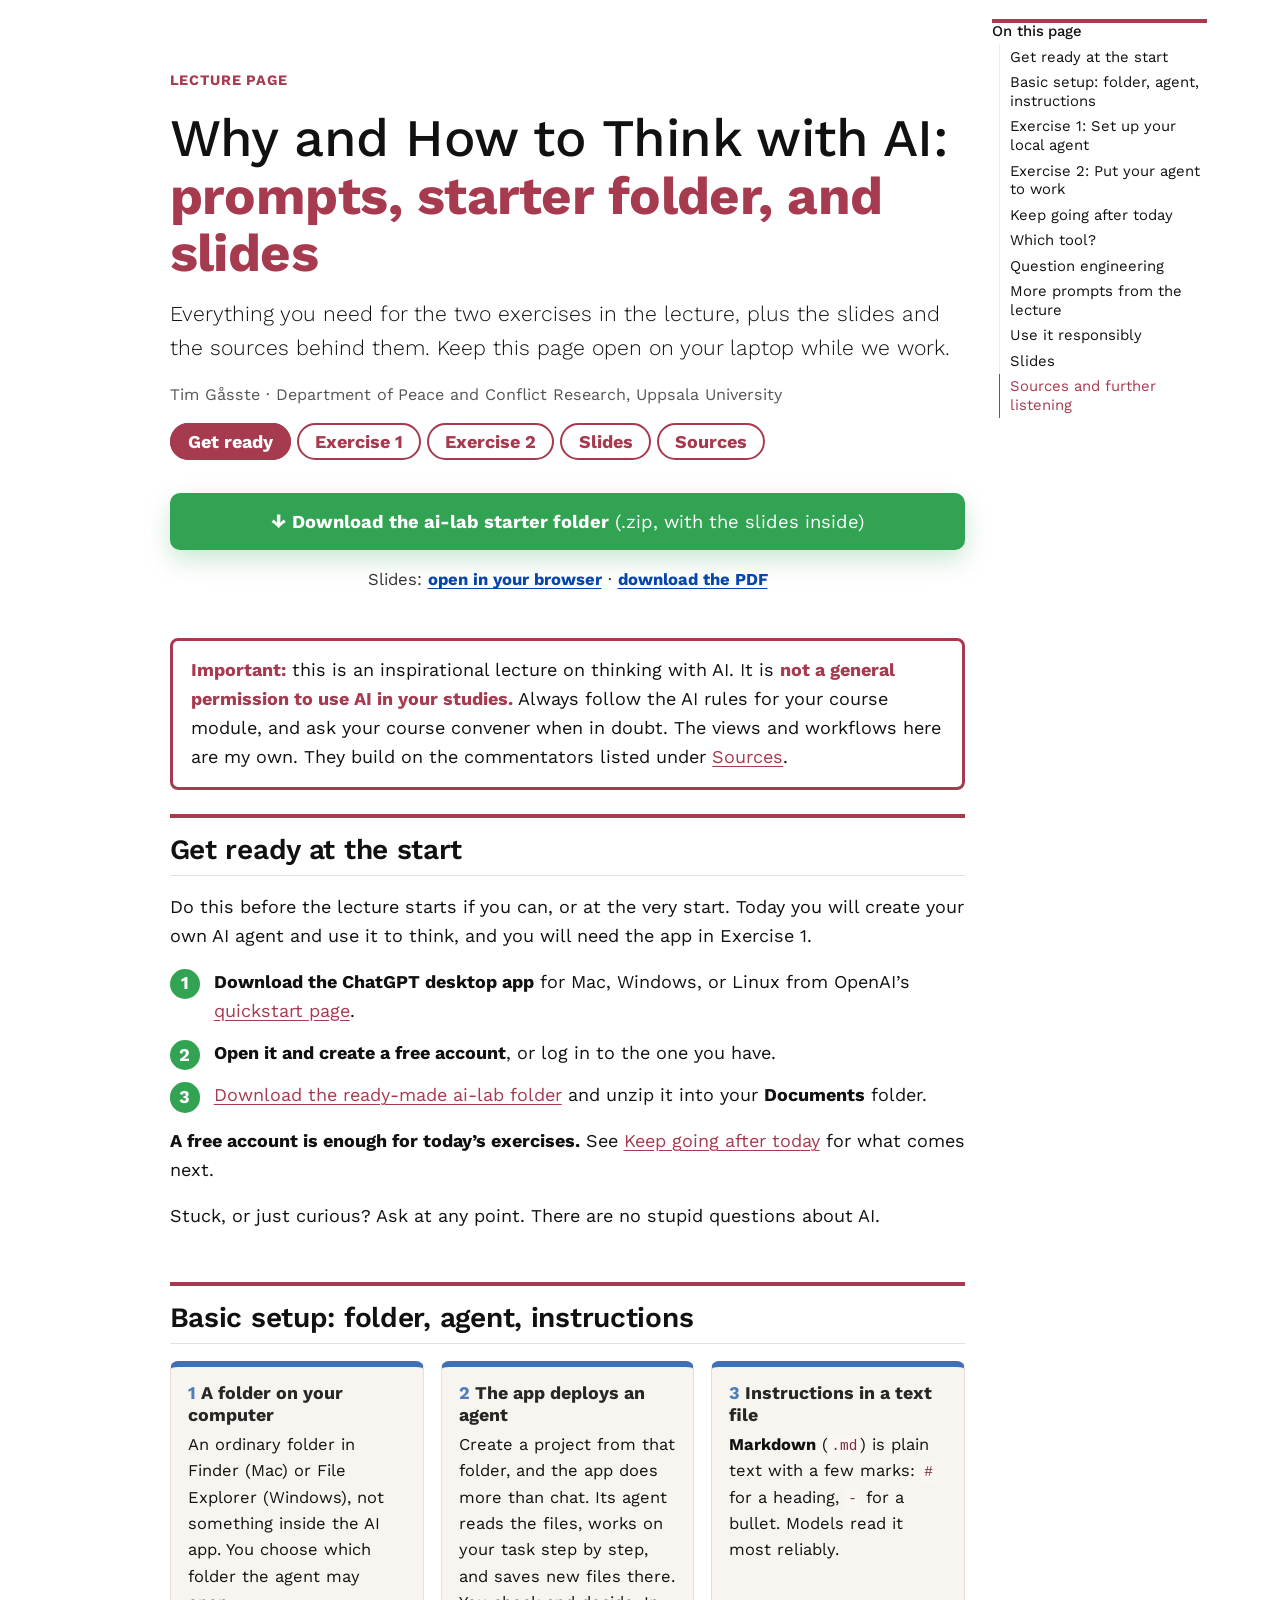
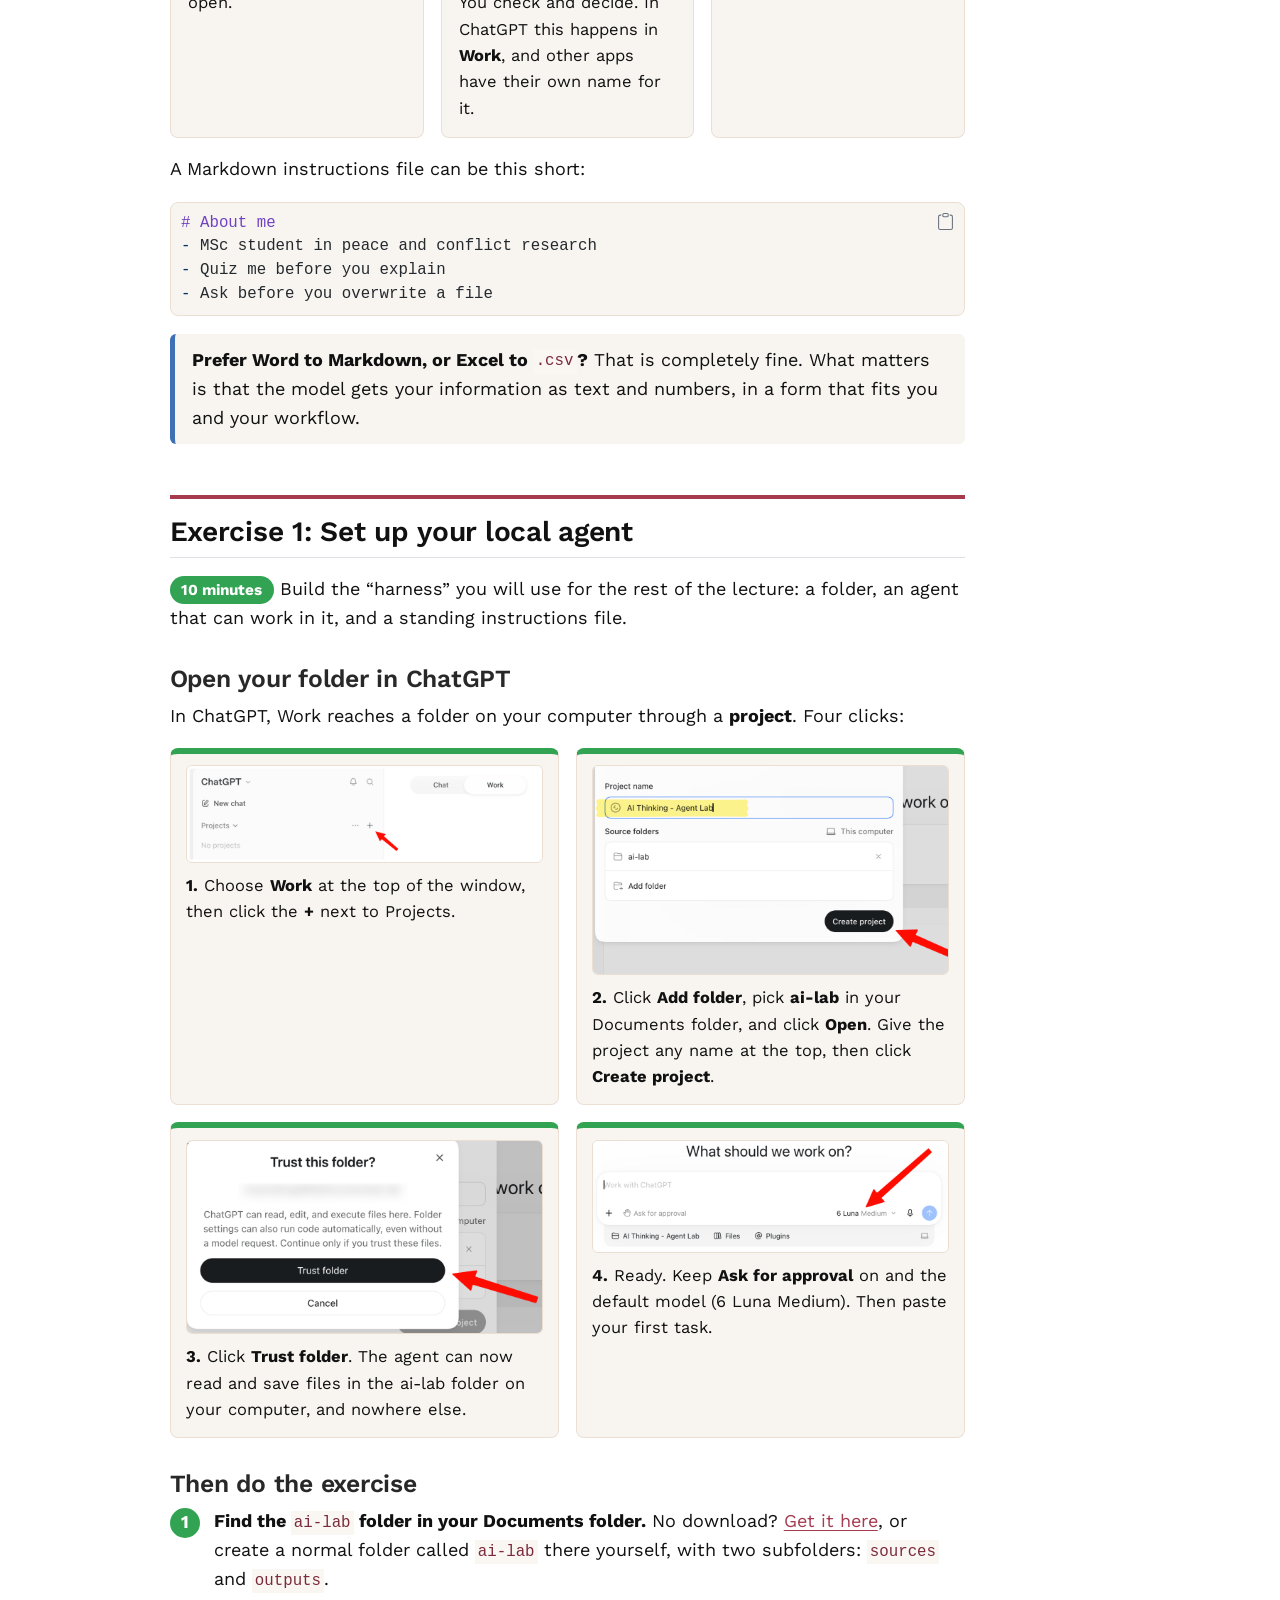
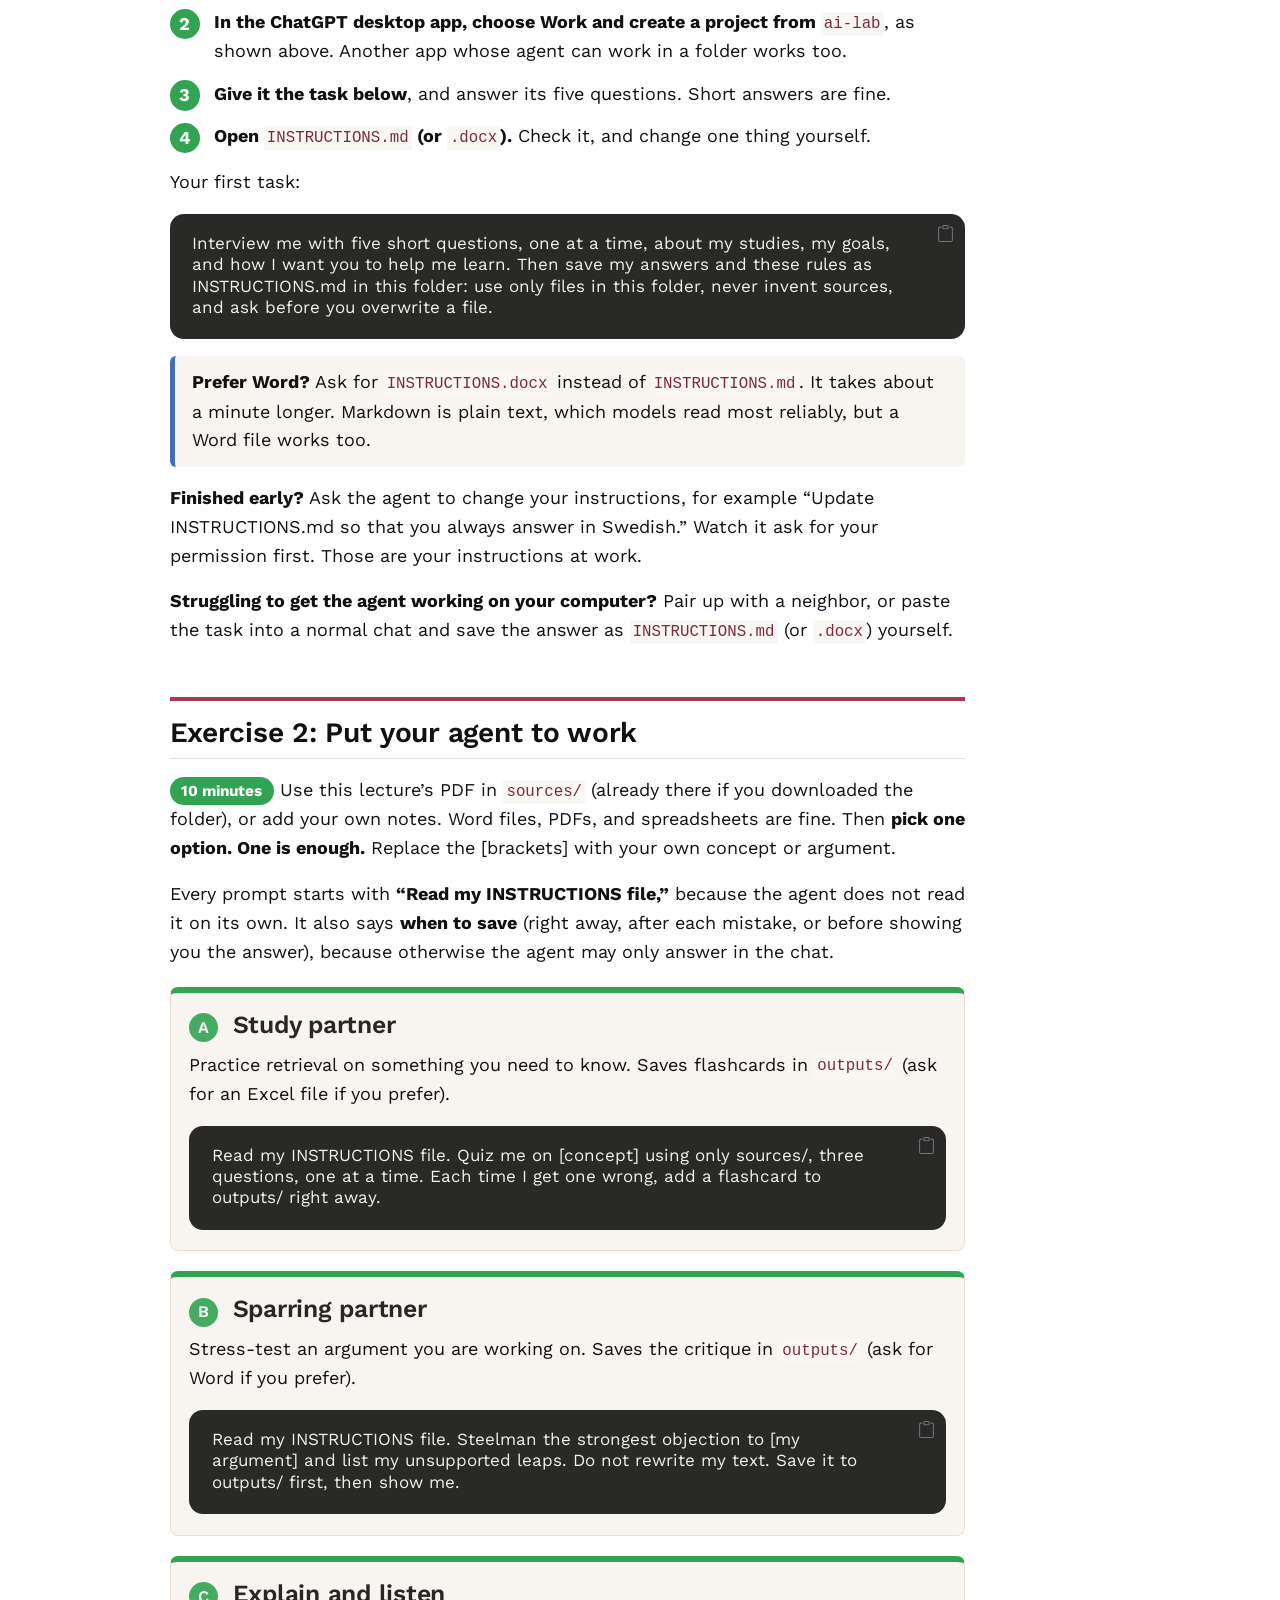
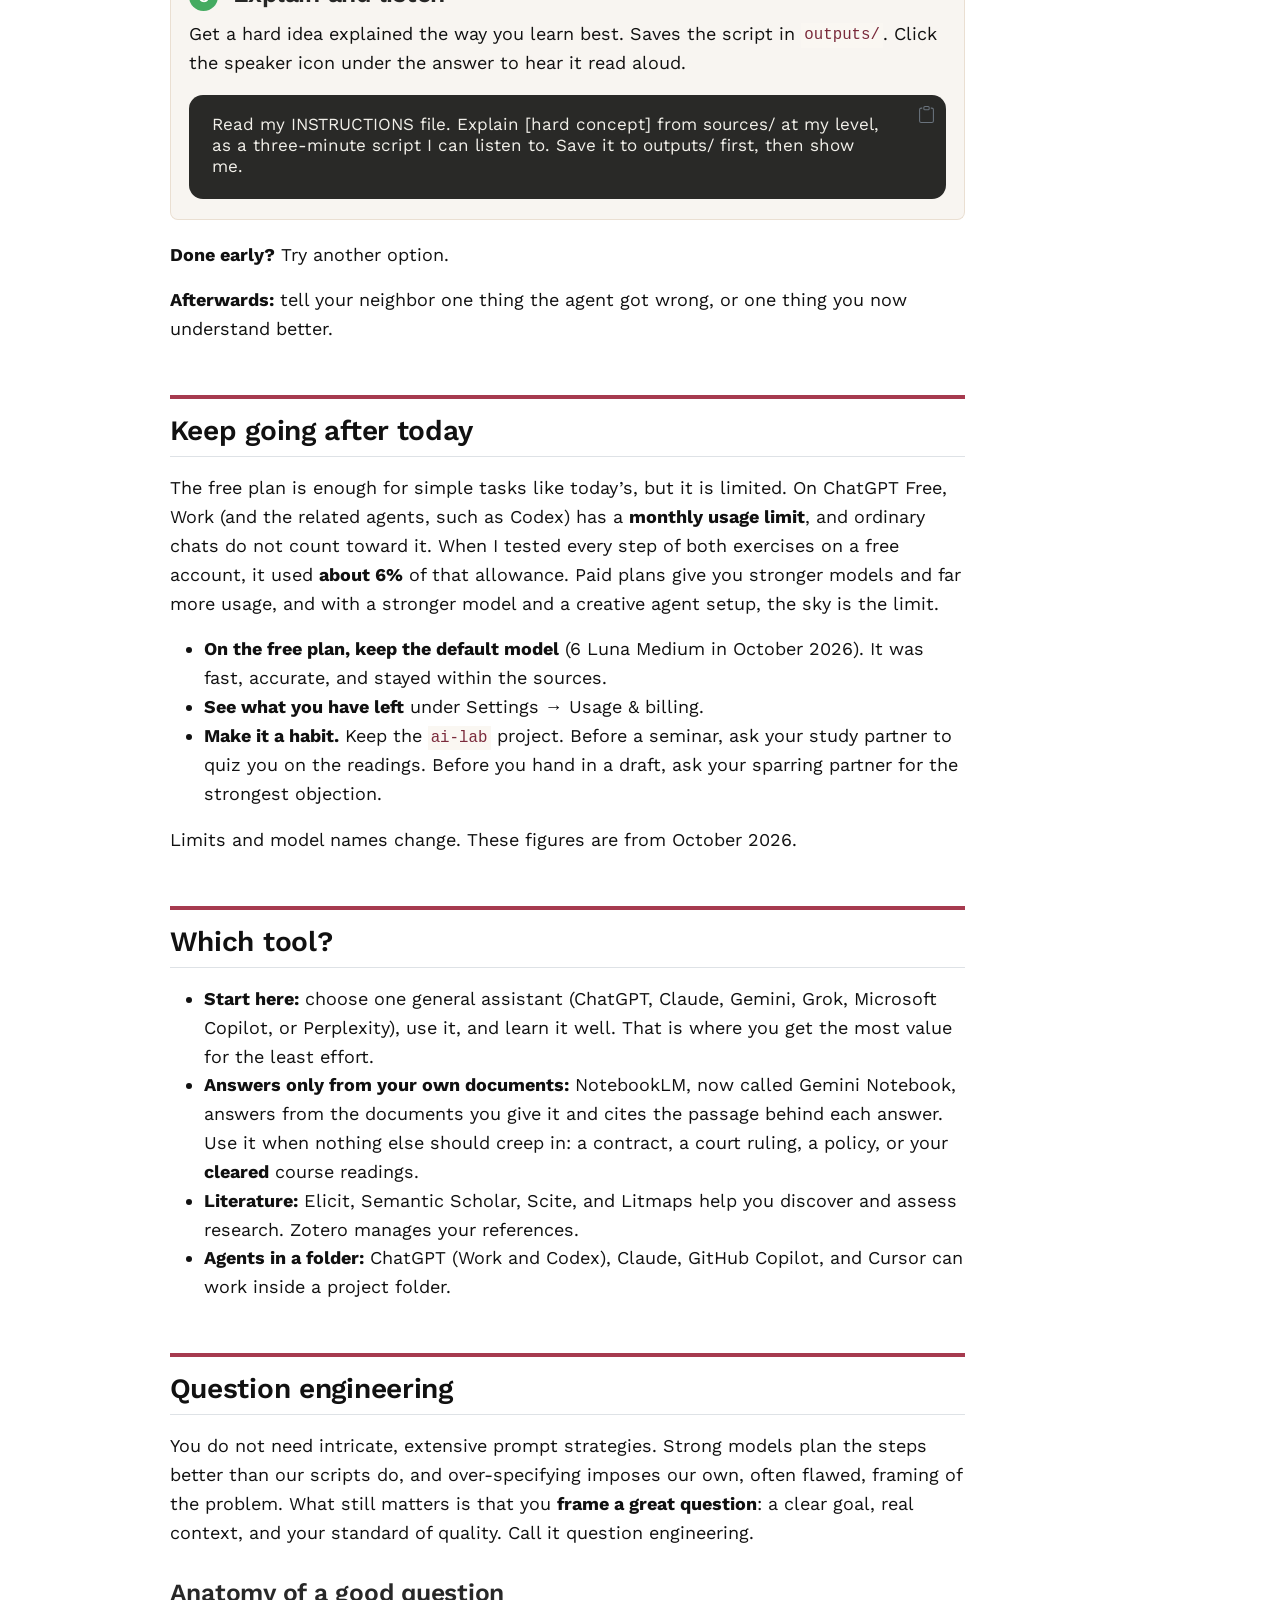
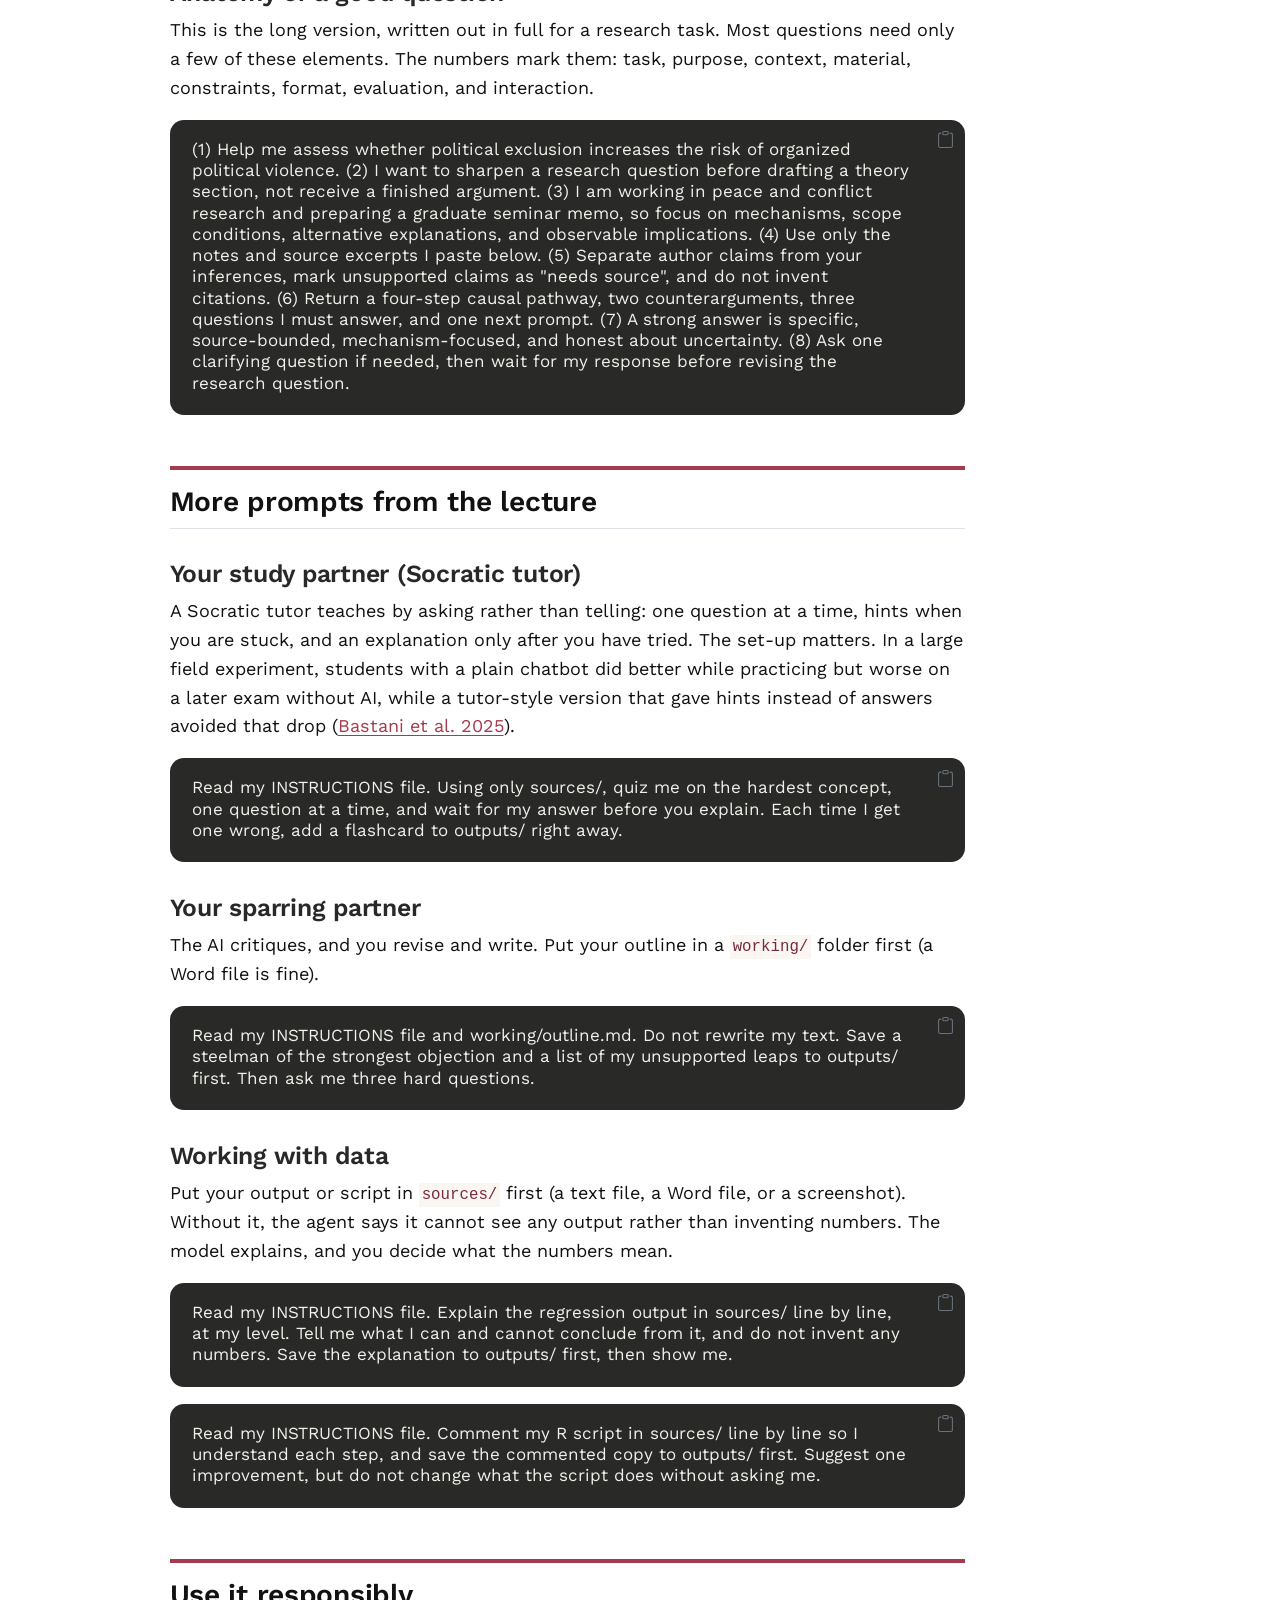
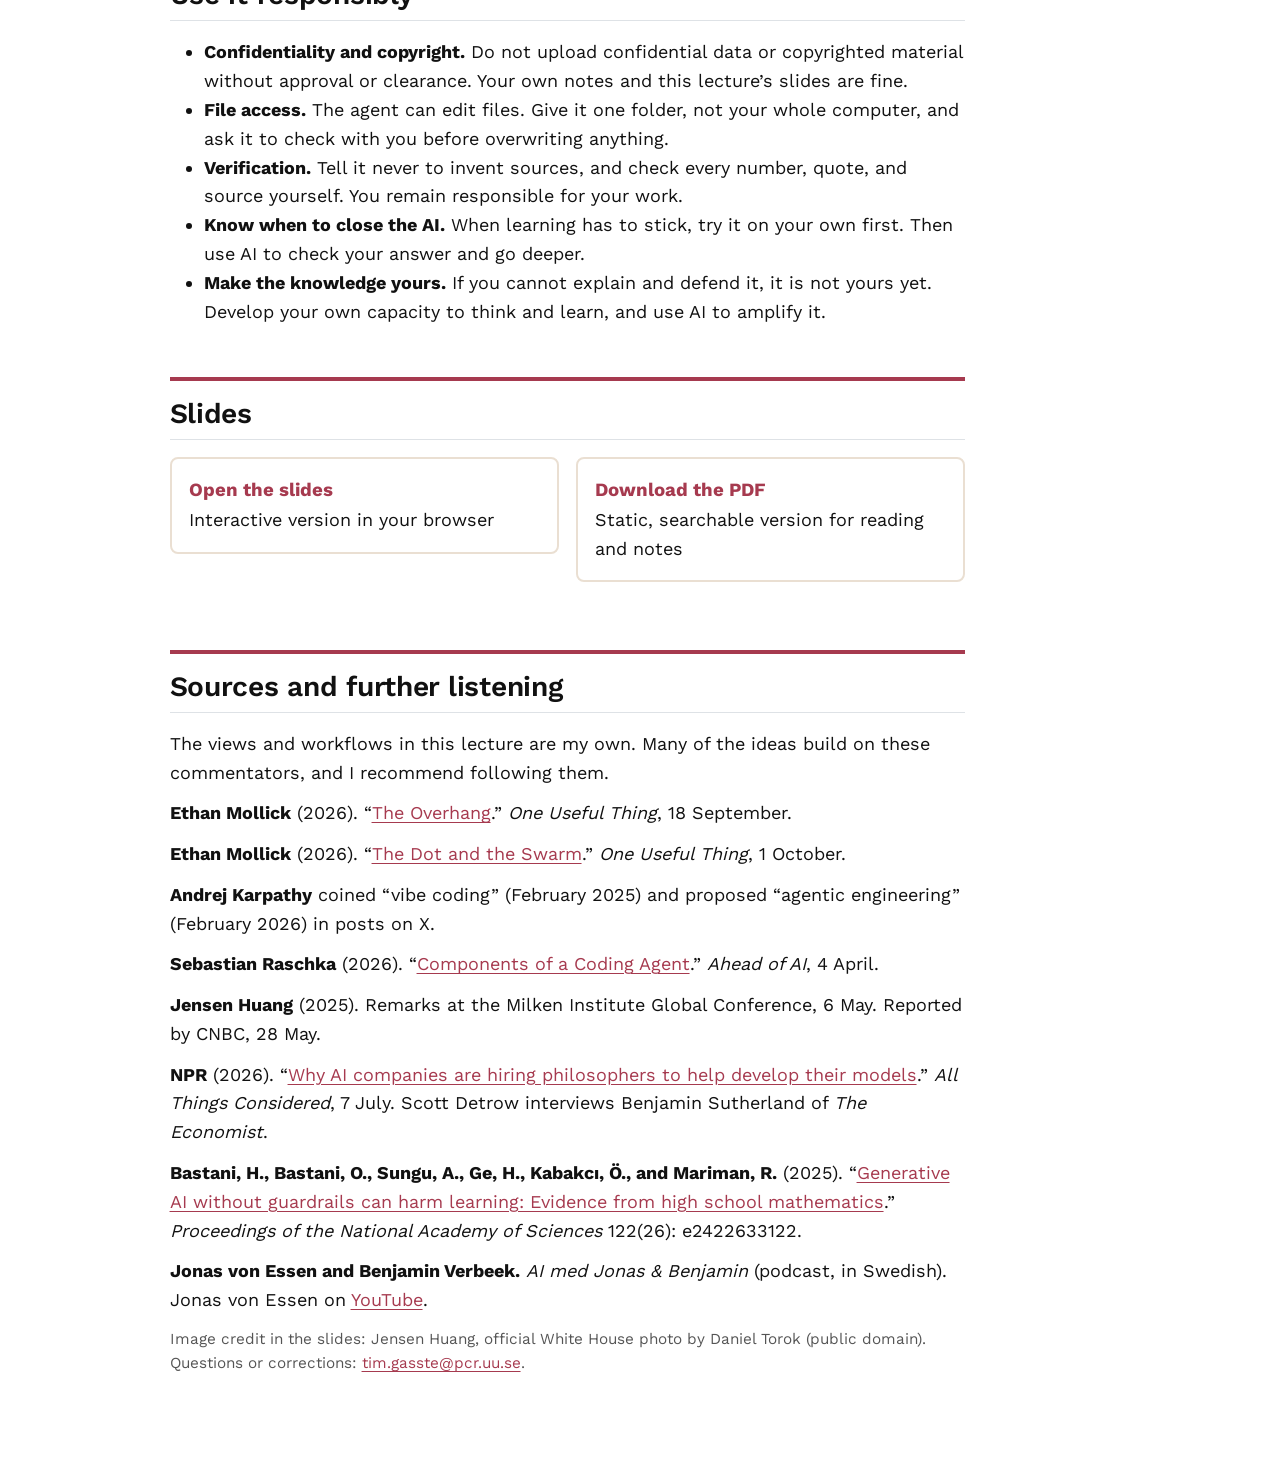
<file: docs/index.html>
<!DOCTYPE html>
<html xmlns="http://www.w3.org/1999/xhtml" lang="en" xml:lang="en"><head>

<meta charset="utf-8">
<meta name="generator" content="quarto-1.10.19">

<meta name="viewport" content="width=device-width, initial-scale=1.0, user-scalable=yes">


<title>Why and How to Think with AI · lecture page – Thinking with AI</title>
<style>
/* Default styles provided by pandoc.
** See https://pandoc.org/MANUAL.html#variables-for-html for config info.
*/
span.smallcaps{font-variant: small-caps;}
div.columns{display: flex; gap: 1.5em;}
div.column{flex: auto;}
@media screen {
div.columns{gap: min(4vw, 1.5em);}
div.column{overflow-x: auto;}
}
div.hanging-indent{margin-left: 1.5em; text-indent: -1.5em;}
ul.task-list{list-style: none;}
ul.task-list li input[type="checkbox"] {
  width: 0.8em;
  margin: 0 0.8em 0.2em -1em; /* quarto-specific, see https://github.com/quarto-dev/quarto-cli/issues/4556 */ 
  vertical-align: middle;
}
/* CSS for syntax highlighting */
html { -webkit-text-size-adjust: 100%; }
pre > code.sourceCode { white-space: pre; position: relative; }
pre > code.sourceCode > span { display: inline-block; line-height: 1.25; }
pre > code.sourceCode > span:empty { height: 1.2em; }
.sourceCode { overflow: visible; }
code.sourceCode > span { color: inherit; text-decoration: inherit; }
div.sourceCode { margin: 1em 0; }
pre.sourceCode { margin: 0; }
@media screen {
div.sourceCode { overflow: auto; }
}
@media print {
pre > code.sourceCode { white-space: pre-wrap; }
pre > code.sourceCode > span { text-indent: -5em; padding-left: 5em; }
}
pre.numberSource code
  { counter-reset: source-line 0; }
pre.numberSource code > span
  { position: relative; left: -4em; counter-increment: source-line; }
pre.numberSource code > span > a:first-child::before
  { content: counter(source-line);
    position: relative; left: -1em; text-align: right; vertical-align: baseline;
    border: none; display: inline-block;
    -webkit-touch-callout: none; -webkit-user-select: none;
    -khtml-user-select: none; -moz-user-select: none;
    -ms-user-select: none; user-select: none;
    padding: 0 4px; width: 4em;
  }
pre.numberSource { margin-left: 3em;  padding-left: 4px; }
div.sourceCode
  {   }
@media screen {
pre > code.sourceCode > span > a:first-child::before { text-decoration: underline; }
}
</style>


<script src="site_libs/quarto-nav/quarto-nav.js"></script>
<script src="site_libs/clipboard/clipboard.min.js"></script>
<script src="site_libs/quarto-html/quarto.js" type="module"></script>
<script src="site_libs/quarto-html/tabsets/tabsets.js" type="module"></script>
<script src="site_libs/quarto-html/popper.min.js"></script>
<script src="site_libs/quarto-html/tippy.umd.min.js"></script>
<script src="site_libs/quarto-html/anchor.min.js"></script>
<link href="site_libs/quarto-html/tippy.css" rel="stylesheet">
<link href="site_libs/quarto-html/quarto-syntax-highlighting-5c1318cf63eba56dbef7ba16bc7d56f5.css" rel="stylesheet" id="quarto-text-highlighting-styles">
<script src="site_libs/bootstrap/bootstrap.min.js"></script>
<link href="site_libs/bootstrap/bootstrap-icons.css" rel="stylesheet">
<link href="site_libs/bootstrap/bootstrap-8c200143f8d893939e79ef6d4c11a77a.min.css" rel="stylesheet" append-hash="true" id="quarto-bootstrap" data-mode="light">
<script id="quarto-search-options" type="application/json">{
  "language": {
    "search-no-results-text": "No results",
    "search-matching-documents-text": "matching documents",
    "search-copy-link-title": "Copy link to search",
    "search-hide-matches-text": "Hide additional matches",
    "search-more-match-text": "more match in this document",
    "search-more-matches-text": "more matches in this document",
    "search-clear-button-title": "Clear",
    "search-text-placeholder": "",
    "search-detached-cancel-button-title": "Cancel",
    "search-submit-button-title": "Submit",
    "search-label": "Search"
  }
}</script>
<style>html{ scroll-behavior: smooth; }</style>


<link rel="stylesheet" href="assets/fonts.css">
</head>

<body class="quarto-light">

<div id="quarto-search-results"></div>
<!-- content -->
<div id="quarto-content" class="quarto-container page-columns page-rows-contents page-layout-article">
<!-- sidebar -->
<!-- margin-sidebar -->
    <div id="quarto-margin-sidebar" class="sidebar margin-sidebar">
        <nav id="TOC" role="doc-toc" class="toc-active">
    <h2 id="toc-title">On this page</h2>
   
  <ul class="collapse">
  <li><a href="#get-ready" id="toc-get-ready" class="nav-link active" data-scroll-target="#get-ready">Get ready at the start</a></li>
  <li><a href="#basics" id="toc-basics" class="nav-link" data-scroll-target="#basics">Basic setup: folder, agent, instructions</a></li>
  <li><a href="#exercise-1" id="toc-exercise-1" class="nav-link" data-scroll-target="#exercise-1">Exercise 1: Set up your local agent</a></li>
  <li><a href="#exercise-2" id="toc-exercise-2" class="nav-link" data-scroll-target="#exercise-2">Exercise 2: Put your agent to work</a></li>
  <li><a href="#keep-going" id="toc-keep-going" class="nav-link" data-scroll-target="#keep-going">Keep going after today</a></li>
  <li><a href="#tools" id="toc-tools" class="nav-link" data-scroll-target="#tools">Which tool?</a></li>
  <li><a href="#question-engineering" id="toc-question-engineering" class="nav-link" data-scroll-target="#question-engineering">Question engineering</a></li>
  <li><a href="#more-prompts" id="toc-more-prompts" class="nav-link" data-scroll-target="#more-prompts">More prompts from the lecture</a></li>
  <li><a href="#responsibly" id="toc-responsibly" class="nav-link" data-scroll-target="#responsibly">Use it responsibly</a></li>
  <li><a href="#slides" id="toc-slides" class="nav-link" data-scroll-target="#slides">Slides</a></li>
  <li><a href="#sources" id="toc-sources" class="nav-link" data-scroll-target="#sources">Sources and further listening</a></li>
  </ul>
</nav>
    </div>
<!-- main -->
<main class="content" id="quarto-document-content">

<header id="title-block-header" class="quarto-title-block default">
<div class="quarto-title">
<h1 class="title">Why and How to Think with AI</h1>
</div>



<div class="quarto-title-meta">

    
  
    
  </div>
  


</header>


<div class="hero">
<div class="kicker">
<p>Lecture page</p>
</div>
<section id="why-and-how-to-think-with-ai-prompts-starter-folder-and-slides" class="level1">
<h1>Why and How to Think with AI: <strong>prompts, starter folder, and slides</strong></h1>
<div class="lead">
<p>Everything you need for the two exercises in the lecture, plus the slides and the sources behind them. Keep this page open on your laptop while we work.</p>
</div>
<div class="byline">
<p>Tim Gåsste · Department of Peace and Conflict Research, Uppsala University</p>
</div>
<div class="jump">
<p><a href="#get-ready" class="primary">Get ready</a> <a href="#exercise-1">Exercise 1</a> <a href="#exercise-2">Exercise 2</a> <a href="#slides">Slides</a> <a href="#sources">Sources</a></p>
</div>
<p><a href="downloads/ai-lab.zip" class="download-bar"><strong>Download the ai-lab starter folder</strong> (.zip, with the slides inside)</a></p>
<div class="hero-slides">
<p>Slides: <a href="slides/index.html">open in your browser</a> · <a href="downloads/why-and-how-to-think-with-ai.pdf">download the PDF</a></p>
</div>
</section>
</div>
<div class="notice">
<p><strong>Important:</strong> this is an inspirational lecture on thinking with AI. It is <strong>not a general permission to use AI in your studies.</strong> Always follow the AI rules for your course module, and ask your course convener when in doubt. The views and workflows here are my own. They build on the commentators listed under <a href="#sources">Sources</a>.</p>
</div>
<section id="get-ready" class="level2">
<h2 class="anchored" data-anchor-id="get-ready">Get ready at the start</h2>
<p>Do this before the lecture starts if you can, or at the very start. Today you will create your own AI agent and use it to think, and you will need the app in Exercise 1.</p>
<div class="steps">
<ol type="1">
<li><strong>Download the ChatGPT desktop app</strong> for Mac, Windows, or Linux from OpenAI’s <a href="https://learn.chatgpt.com/docs/quickstart">quickstart page</a>.</li>
<li><strong>Open it and create a free account</strong>, or log in to the one you have.</li>
<li><strong><a href="downloads/ai-lab.zip">Download the ready-made ai-lab folder</a></strong> and unzip it into your <strong>Documents</strong> folder.</li>
</ol>
</div>
<p><strong>A free account is enough for today’s exercises.</strong> See <a href="#keep-going">Keep going after today</a> for what comes next.</p>
<p>Stuck, or just curious? Ask at any point. There are no stupid questions about AI.</p>
</section>
<section id="basics" class="level2">
<h2 class="anchored" data-anchor-id="basics">Basic setup: folder, agent, instructions</h2>
<div class="basics">
<section id="a-folder-on-your-computer" class="level4 basic">
<h4 class="anchored" data-anchor-id="a-folder-on-your-computer"><span>1</span> A folder on your computer</h4>
<p>An ordinary folder in Finder (Mac) or File Explorer (Windows), not something inside the AI app. You choose which folder the agent may open.</p>
</section>
<section id="the-app-deploys-an-agent" class="level4 basic">
<h4 class="anchored" data-anchor-id="the-app-deploys-an-agent"><span>2</span> The app deploys an agent</h4>
<p>Create a project from that folder, and the app does more than chat. Its agent reads the files, works on your task step by step, and saves new files there. You check and decide. In ChatGPT this happens in <strong>Work</strong>, and other apps have their own name for it.</p>
</section>
<section id="instructions-in-a-text-file" class="level4 basic">
<h4 class="anchored" data-anchor-id="instructions-in-a-text-file"><span>3</span> Instructions in a text file</h4>
<p><strong>Markdown</strong> (<code>.md</code>) is plain text with a few marks: <code>#</code> for a heading, <code>-</code> for a bullet. Models read it most reliably.</p>
</section>
</div>
<p>A Markdown instructions file can be this short:</p>
<div class="code-copy-outer-scaffold"><div class="sourceCode" id="cb1"><pre class="sourceCode markdown code-with-copy"><code class="sourceCode markdown"><span id="cb1-1"><a href="#cb1-1" aria-hidden="true" tabindex="-1"></a><span class="fu"># About me</span></span>
<span id="cb1-2"><a href="#cb1-2" aria-hidden="true" tabindex="-1"></a><span class="ss">- </span>MSc student in peace and conflict research</span>
<span id="cb1-3"><a href="#cb1-3" aria-hidden="true" tabindex="-1"></a><span class="ss">- </span>Quiz me before you explain</span>
<span id="cb1-4"><a href="#cb1-4" aria-hidden="true" tabindex="-1"></a><span class="ss">- </span>Ask before you overwrite a file</span></code></pre></div><button title="Copy to Clipboard" class="code-copy-button"><i class="bi"></i></button></div>
<div class="word-tip">
<p><strong>Prefer Word to Markdown, or Excel to <code>.csv</code>?</strong> That is completely fine. What matters is that the model gets your information as text and numbers, in a form that fits you and your workflow.</p>
</div>
</section>
<section id="exercise-1" class="level2">
<h2 class="anchored" data-anchor-id="exercise-1">Exercise 1: Set up your local agent</h2>
<p><span class="timer">10 minutes</span> Build the “harness” you will use for the rest of the lecture: a folder, an agent that can work in it, and a standing instructions file.</p>
<section id="open-your-folder-in-chatgpt" class="level3">
<h3 class="anchored" data-anchor-id="open-your-folder-in-chatgpt">Open your folder in ChatGPT</h3>
<p>In ChatGPT, Work reaches a folder on your computer through a <strong>project</strong>. Four clicks:</p>
<div class="setup-grid">
<div class="setup-card">
<p><img src="assets/chatgpt-setup-1.png" class="img-fluid" alt="ChatGPT desktop app: the Work tab at the top and the plus button next to Projects."></p>
<p><strong>1.</strong> Choose <strong>Work</strong> at the top of the window, then click the <strong>+</strong> next to Projects.</p>
</div>
<div class="setup-card">
<p><img src="assets/chatgpt-setup-2.png" class="img-fluid" alt="Create project dialog with a project name and the ai-lab folder added."></p>
<p><strong>2.</strong> Click <strong>Add folder</strong>, pick <strong>ai-lab</strong> in your Documents folder, and click <strong>Open</strong>. Give the project any name at the top, then click <strong>Create project</strong>.</p>
</div>
<div class="setup-card">
<p><img src="assets/chatgpt-setup-3.png" class="img-fluid" alt="Trust this folder dialog with the Trust folder button."></p>
<p><strong>3.</strong> Click <strong>Trust folder</strong>. The agent can now read and save files in the ai-lab folder on your computer, and nowhere else.</p>
</div>
<div class="setup-card">
<p><img src="assets/chatgpt-setup-4.png" class="img-fluid" alt="The Work message box inside the project, with Ask for approval and the default model."></p>
<p><strong>4.</strong> Ready. Keep <strong>Ask for approval</strong> on and the default model (6 Luna Medium). Then paste your first task.</p>
</div>
</div>
</section>
<section id="then-do-the-exercise" class="level3">
<h3 class="anchored" data-anchor-id="then-do-the-exercise">Then do the exercise</h3>
<div class="steps">
<ol type="1">
<li><strong>Find the <code>ai-lab</code> folder in your Documents folder.</strong> No download? <a href="downloads/ai-lab.zip">Get it here</a>, or create a normal folder called <code>ai-lab</code> there yourself, with two subfolders: <code>sources</code> and <code>outputs</code>.</li>
<li><strong>In the ChatGPT desktop app, choose Work and create a project from <code>ai-lab</code></strong>, as shown above. Another app whose agent can work in a folder works too.</li>
<li><strong>Give it the task below</strong>, and answer its five questions. Short answers are fine.</li>
<li><strong>Open <code>INSTRUCTIONS.md</code> (or <code>.docx</code>).</strong> Check it, and change one thing yourself.</li>
</ol>
</div>
<p>Your first task:</p>
<div class="code-copy-outer-scaffold"><div class="sourceCode" id="cb2"><pre class="sourceCode markdown prompt code-with-copy"><code class="sourceCode markdown"><span id="cb2-1"><a href="#cb2-1" aria-hidden="true" tabindex="-1"></a>Interview me with five short questions, one at a time, about my studies, my goals, and how I want you to help me learn. Then save my answers and these rules as INSTRUCTIONS.md in this folder: use only files in this folder, never invent sources, and ask before you overwrite a file.</span></code></pre></div><button title="Copy to Clipboard" class="code-copy-button"><i class="bi"></i></button></div>
<div class="word-tip">
<p><strong>Prefer Word?</strong> Ask for <code>INSTRUCTIONS.docx</code> instead of <code>INSTRUCTIONS.md</code>. It takes about a minute longer. Markdown is plain text, which models read most reliably, but a Word file works too.</p>
</div>
<p><strong>Finished early?</strong> Ask the agent to change your instructions, for example “Update INSTRUCTIONS.md so that you always answer in Swedish.” Watch it ask for your permission first. Those are your instructions at work.</p>
<p><strong>Struggling to get the agent working on your computer?</strong> Pair up with a neighbor, or paste the task into a normal chat and save the answer as <code>INSTRUCTIONS.md</code> (or <code>.docx</code>) yourself.</p>
</section>
</section>
<section id="exercise-2" class="level2">
<h2 class="anchored" data-anchor-id="exercise-2">Exercise 2: Put your agent to work</h2>
<p><span class="timer">10 minutes</span> Use this lecture’s PDF in <code>sources/</code> (already there if you downloaded the folder), or add your own notes. Word files, PDFs, and spreadsheets are fine. Then <strong>pick one option. One is enough.</strong> Replace the [brackets] with your own concept or argument.</p>
<p>Every prompt starts with <strong>“Read my INSTRUCTIONS file,”</strong> because the agent does not read it on its own. It also says <strong>when to save</strong> (right away, after each mistake, or before showing you the answer), because otherwise the agent may only answer in the chat.</p>
<section id="a-study-partner" class="level3 option">
<h3 class="anchored" data-anchor-id="a-study-partner"><span class="letter">A</span> Study partner</h3>
<p>Practice retrieval on something you need to know. Saves flashcards in <code>outputs/</code> (ask for an Excel file if you prefer).</p>
<div class="code-copy-outer-scaffold"><div class="sourceCode" id="cb3"><pre class="sourceCode markdown prompt code-with-copy"><code class="sourceCode markdown"><span id="cb3-1"><a href="#cb3-1" aria-hidden="true" tabindex="-1"></a>Read my INSTRUCTIONS file. Quiz me on <span class="co">[</span><span class="ot">concept</span><span class="co">]</span> using only sources/, three questions, one at a time. Each time I get one wrong, add a flashcard to outputs/ right away.</span></code></pre></div><button title="Copy to Clipboard" class="code-copy-button"><i class="bi"></i></button></div>
</section>
<section id="b-sparring-partner" class="level3 option">
<h3 class="anchored" data-anchor-id="b-sparring-partner"><span class="letter">B</span> Sparring partner</h3>
<p>Stress-test an argument you are working on. Saves the critique in <code>outputs/</code> (ask for Word if you prefer).</p>
<div class="code-copy-outer-scaffold"><div class="sourceCode" id="cb4"><pre class="sourceCode markdown prompt code-with-copy"><code class="sourceCode markdown"><span id="cb4-1"><a href="#cb4-1" aria-hidden="true" tabindex="-1"></a>Read my INSTRUCTIONS file. Steelman the strongest objection to <span class="co">[</span><span class="ot">my argument</span><span class="co">]</span> and list my unsupported leaps. Do not rewrite my text. Save it to outputs/ first, then show me.</span></code></pre></div><button title="Copy to Clipboard" class="code-copy-button"><i class="bi"></i></button></div>
</section>
<section id="c-explain-and-listen" class="level3 option">
<h3 class="anchored" data-anchor-id="c-explain-and-listen"><span class="letter">C</span> Explain and listen</h3>
<p>Get a hard idea explained the way you learn best. Saves the script in <code>outputs/</code>. Click the speaker icon under the answer to hear it read aloud.</p>
<div class="code-copy-outer-scaffold"><div class="sourceCode" id="cb5"><pre class="sourceCode markdown prompt code-with-copy"><code class="sourceCode markdown"><span id="cb5-1"><a href="#cb5-1" aria-hidden="true" tabindex="-1"></a>Read my INSTRUCTIONS file. Explain <span class="co">[</span><span class="ot">hard concept</span><span class="co">]</span> from sources/ at my level, as a three-minute script I can listen to. Save it to outputs/ first, then show me.</span></code></pre></div><button title="Copy to Clipboard" class="code-copy-button"><i class="bi"></i></button></div>
</section>
<p><strong>Done early?</strong> Try another option.</p>
<p><strong>Afterwards:</strong> tell your neighbor one thing the agent got wrong, or one thing you now understand better.</p>
</section>
<section id="keep-going" class="level2">
<h2 class="anchored" data-anchor-id="keep-going">Keep going after today</h2>
<p>The free plan is enough for simple tasks like today’s, but it is limited. On ChatGPT Free, Work (and the related agents, such as Codex) has a <strong>monthly usage limit</strong>, and ordinary chats do not count toward it. When I tested every step of both exercises on a free account, it used <strong>about 6%</strong> of that allowance. Paid plans give you stronger models and far more usage, and with a stronger model and a creative agent setup, the sky is the limit.</p>
<ul>
<li><strong>On the free plan, keep the default model</strong> (6 Luna Medium in October 2026). It was fast, accurate, and stayed within the sources.</li>
<li><strong>See what you have left</strong> under Settings → Usage &amp; billing.</li>
<li><strong>Make it a habit.</strong> Keep the <code>ai-lab</code> project. Before a seminar, ask your study partner to quiz you on the readings. Before you hand in a draft, ask your sparring partner for the strongest objection.</li>
</ul>
<p>Limits and model names change. These figures are from October 2026.</p>
</section>
<section id="tools" class="level2">
<h2 class="anchored" data-anchor-id="tools">Which tool?</h2>
<ul>
<li><strong>Start here:</strong> choose one general assistant (ChatGPT, Claude, Gemini, Grok, Microsoft Copilot, or Perplexity), use it, and learn it well. That is where you get the most value for the least effort.</li>
<li><strong>Answers only from your own documents:</strong> NotebookLM, now called Gemini Notebook, answers from the documents you give it and cites the passage behind each answer. Use it when nothing else should creep in: a contract, a court ruling, a policy, or your <strong>cleared</strong> course readings.</li>
<li><strong>Literature:</strong> Elicit, Semantic Scholar, Scite, and Litmaps help you discover and assess research. Zotero manages your references.</li>
<li><strong>Agents in a folder:</strong> ChatGPT (Work and Codex), Claude, GitHub Copilot, and Cursor can work inside a project folder.</li>
</ul>
</section>
<section id="question-engineering" class="level2">
<h2 class="anchored" data-anchor-id="question-engineering">Question engineering</h2>
<p>You do not need intricate, extensive prompt strategies. Strong models plan the steps better than our scripts do, and over-specifying imposes our own, often flawed, framing of the problem. What still matters is that you <strong>frame a great question</strong>: a clear goal, real context, and your standard of quality. Call it question engineering.</p>
<section id="anatomy-of-a-good-question" class="level3">
<h3 class="anchored" data-anchor-id="anatomy-of-a-good-question">Anatomy of a good question</h3>
<p>This is the long version, written out in full for a research task. Most questions need only a few of these elements. The numbers mark them: task, purpose, context, material, constraints, format, evaluation, and interaction.</p>
<div class="code-copy-outer-scaffold"><div class="sourceCode" id="cb6"><pre class="sourceCode markdown prompt code-with-copy"><code class="sourceCode markdown"><span id="cb6-1"><a href="#cb6-1" aria-hidden="true" tabindex="-1"></a>(1) Help me assess whether political exclusion increases the risk of organized political violence. (2) I want to sharpen a research question before drafting a theory section, not receive a finished argument. (3) I am working in peace and conflict research and preparing a graduate seminar memo, so focus on mechanisms, scope conditions, alternative explanations, and observable implications. (4) Use only the notes and source excerpts I paste below. (5) Separate author claims from your inferences, mark unsupported claims as "needs source", and do not invent citations. (6) Return a four-step causal pathway, two counterarguments, three questions I must answer, and one next prompt. (7) A strong answer is specific, source-bounded, mechanism-focused, and honest about uncertainty. (8) Ask one clarifying question if needed, then wait for my response before revising the research question.</span></code></pre></div><button title="Copy to Clipboard" class="code-copy-button"><i class="bi"></i></button></div>
</section>
</section>
<section id="more-prompts" class="level2">
<h2 class="anchored" data-anchor-id="more-prompts">More prompts from the lecture</h2>
<section id="your-study-partner-socratic-tutor" class="level3">
<h3 class="anchored" data-anchor-id="your-study-partner-socratic-tutor">Your study partner (Socratic tutor)</h3>
<p>A Socratic tutor teaches by asking rather than telling: one question at a time, hints when you are stuck, and an explanation only after you have tried. The set-up matters. In a large field experiment, students with a plain chatbot did better while practicing but worse on a later exam without AI, while a tutor-style version that gave hints instead of answers avoided that drop (<a href="https://doi.org/10.1073/pnas.2422633122">Bastani et al.&nbsp;2025</a>).</p>
<div class="code-copy-outer-scaffold"><div class="sourceCode" id="cb7"><pre class="sourceCode markdown prompt code-with-copy"><code class="sourceCode markdown"><span id="cb7-1"><a href="#cb7-1" aria-hidden="true" tabindex="-1"></a>Read my INSTRUCTIONS file. Using only sources/, quiz me on the hardest concept, one question at a time, and wait for my answer before you explain. Each time I get one wrong, add a flashcard to outputs/ right away.</span></code></pre></div><button title="Copy to Clipboard" class="code-copy-button"><i class="bi"></i></button></div>
</section>
<section id="your-sparring-partner" class="level3">
<h3 class="anchored" data-anchor-id="your-sparring-partner">Your sparring partner</h3>
<p>The AI critiques, and you revise and write. Put your outline in a <code>working/</code> folder first (a Word file is fine).</p>
<div class="code-copy-outer-scaffold"><div class="sourceCode" id="cb8"><pre class="sourceCode markdown prompt code-with-copy"><code class="sourceCode markdown"><span id="cb8-1"><a href="#cb8-1" aria-hidden="true" tabindex="-1"></a>Read my INSTRUCTIONS file and working/outline.md. Do not rewrite my text. Save a steelman of the strongest objection and a list of my unsupported leaps to outputs/ first. Then ask me three hard questions.</span></code></pre></div><button title="Copy to Clipboard" class="code-copy-button"><i class="bi"></i></button></div>
</section>
<section id="working-with-data" class="level3">
<h3 class="anchored" data-anchor-id="working-with-data">Working with data</h3>
<p>Put your output or script in <code>sources/</code> first (a text file, a Word file, or a screenshot). Without it, the agent says it cannot see any output rather than inventing numbers. The model explains, and you decide what the numbers mean.</p>
<div class="code-copy-outer-scaffold"><div class="sourceCode" id="cb9"><pre class="sourceCode markdown prompt code-with-copy"><code class="sourceCode markdown"><span id="cb9-1"><a href="#cb9-1" aria-hidden="true" tabindex="-1"></a>Read my INSTRUCTIONS file. Explain the regression output in sources/ line by line, at my level. Tell me what I can and cannot conclude from it, and do not invent any numbers. Save the explanation to outputs/ first, then show me.</span></code></pre></div><button title="Copy to Clipboard" class="code-copy-button"><i class="bi"></i></button></div>
<div class="code-copy-outer-scaffold"><div class="sourceCode" id="cb10"><pre class="sourceCode markdown prompt code-with-copy"><code class="sourceCode markdown"><span id="cb10-1"><a href="#cb10-1" aria-hidden="true" tabindex="-1"></a>Read my INSTRUCTIONS file. Comment my R script in sources/ line by line so I understand each step, and save the commented copy to outputs/ first. Suggest one improvement, but do not change what the script does without asking me.</span></code></pre></div><button title="Copy to Clipboard" class="code-copy-button"><i class="bi"></i></button></div>
</section>
</section>
<section id="responsibly" class="level2">
<h2 class="anchored" data-anchor-id="responsibly">Use it responsibly</h2>
<ul>
<li><strong>Confidentiality and copyright.</strong> Do not upload confidential data or copyrighted material without approval or clearance. Your own notes and this lecture’s slides are fine.</li>
<li><strong>File access.</strong> The agent can edit files. Give it one folder, not your whole computer, and ask it to check with you before overwriting anything.</li>
<li><strong>Verification.</strong> Tell it never to invent sources, and check every number, quote, and source yourself. You remain responsible for your work.</li>
<li><strong>Know when to close the AI.</strong> When learning has to stick, try it on your own first. Then use AI to check your answer and go deeper.</li>
<li><strong>Make the knowledge yours.</strong> If you cannot explain and defend it, it is not yours yet. Develop your own capacity to think and learn, and use AI to amplify it.</li>
</ul>
</section>
<section id="slides" class="level2">
<h2 class="anchored" data-anchor-id="slides">Slides</h2>
<div class="slides-card">
<p><a href="slides/index.html"><strong>Open the slides</strong> Interactive version in your browser</a></p>
<p><a href="downloads/why-and-how-to-think-with-ai.pdf"><strong>Download the PDF</strong> Static, searchable version for reading and notes</a></p>
</div>
</section>
<section id="sources" class="level2">
<h2 class="anchored" data-anchor-id="sources">Sources and further listening</h2>
<div class="refs">
<p>The views and workflows in this lecture are my own. Many of the ideas build on these commentators, and I recommend following them.</p>
<p><strong>Ethan Mollick</strong> (2026). “<a href="https://www.oneusefulthing.org/p/the-overhang">The Overhang</a>.” <em>One Useful Thing</em>, 18 September.</p>
<p><strong>Ethan Mollick</strong> (2026). “<a href="https://www.oneusefulthing.org/p/the-dot-and-the-swarm">The Dot and the Swarm</a>.” <em>One Useful Thing</em>, 1 October.</p>
<p><strong>Andrej Karpathy</strong> coined “vibe coding” (February 2025) and proposed “agentic engineering” (February 2026) in posts on X.</p>
<p><strong>Sebastian Raschka</strong> (2026). “<a href="https://magazine.sebastianraschka.com/p/components-of-a-coding-agent">Components of a Coding Agent</a>.” <em>Ahead of AI</em>, 4 April.</p>
<p><strong>Jensen Huang</strong> (2025). Remarks at the Milken Institute Global Conference, 6 May. Reported by CNBC, 28 May.</p>
<p><strong>NPR</strong> (2026). “<a href="https://www.kunc.org/2026-07-07/why-ai-companies-are-hiring-philosophers-to-help-develop-their-models">Why AI companies are hiring philosophers to help develop their models</a>.” <em>All Things Considered</em>, 7 July. Scott Detrow interviews Benjamin Sutherland of <em>The Economist</em>.</p>
<p><strong>Bastani, H., Bastani, O., Sungu, A., Ge, H., Kabakcı, Ö., and Mariman, R.</strong> (2025). “<a href="https://doi.org/10.1073/pnas.2422633122">Generative AI without guardrails can harm learning: Evidence from high school mathematics</a>.” <em>Proceedings of the National Academy of Sciences</em> 122(26): e2422633122.</p>
<p><strong>Jonas von Essen and Benjamin Verbeek.</strong> <em>AI med Jonas &amp; Benjamin</em> (podcast, in Swedish). Jonas von Essen on <a href="https://www.youtube.com/@BlueberryClubSparven">YouTube</a>.</p>
</div>
<div class="small">
<p>Image credit in the slides: Jensen Huang, official White House photo by Daniel Torok (public domain). Questions or corrections: <a href="mailto:tim.gasste@pcr.uu.se">tim.gasste@pcr.uu.se</a>.</p>
</div>


</section>

</main> <!-- /main -->
<script id="quarto-html-after-body" type="application/javascript">
  window.document.addEventListener("DOMContentLoaded", function (event) {
    const icon = "";
    const anchorJS = new window.AnchorJS();
    anchorJS.options = {
      placement: 'right',
      icon: icon
    };
    anchorJS.add('.anchored');
    const isCodeAnnotation = (el) => {
      for (const clz of el.classList) {
        if (clz.startsWith('code-annotation-')) {                     
          return true;
        }
      }
      return false;
    }
    const onCopySuccess = function(e) {
      // button target
      const button = e.trigger;
      // don't keep focus
      button.blur();
      // flash "checked"
      button.classList.add('code-copy-button-checked');
      var currentTitle = button.getAttribute("title");
      button.setAttribute("title", "Copied!");
      let tooltip;
      if (window.bootstrap) {
        button.setAttribute("data-bs-toggle", "tooltip");
        button.setAttribute("data-bs-placement", "left");
        button.setAttribute("data-bs-title", "Copied!");
        tooltip = new bootstrap.Tooltip(button, 
          { trigger: "manual", 
            customClass: "code-copy-button-tooltip",
            offset: [0, -8]});
        tooltip.show();    
      }
      setTimeout(function() {
        if (tooltip) {
          tooltip.hide();
          button.removeAttribute("data-bs-title");
          button.removeAttribute("data-bs-toggle");
          button.removeAttribute("data-bs-placement");
        }
        button.setAttribute("title", currentTitle);
        button.classList.remove('code-copy-button-checked');
      }, 1000);
      // clear code selection
      e.clearSelection();
    }
    const getTextToCopy = function(trigger) {
      const outerScaffold = trigger.parentElement.cloneNode(true);
      const codeEl = outerScaffold.querySelector('code');
      for (const childEl of codeEl.children) {
        if (isCodeAnnotation(childEl)) {
          childEl.remove();
        }
      }
      return codeEl.innerText;
    }
    const clipboard = new window.ClipboardJS('.code-copy-button:not([data-in-quarto-modal])', {
      text: getTextToCopy
    });
    clipboard.on('success', onCopySuccess);
    if (window.document.getElementById('quarto-embedded-source-code-modal')) {
      const clipboardModal = new window.ClipboardJS('.code-copy-button[data-in-quarto-modal]', {
        text: getTextToCopy,
        container: window.document.getElementById('quarto-embedded-source-code-modal')
      });
      clipboardModal.on('success', onCopySuccess);
    }
      var localhostRegex = new RegExp(/^(?:http|https):\/\/localhost\:?[0-9]*\//);
      var mailtoRegex = new RegExp(/^mailto:/);
        var filterRegex = new RegExp("https:\/\/timgasste\.github\.io\/ai-thinking\/");
      var isInternal = (href) => {
          return filterRegex.test(href) || localhostRegex.test(href) || mailtoRegex.test(href);
      }
      // Inspect non-navigation links and adorn them if external
     var links = window.document.querySelectorAll('a[href]:not(.nav-link):not(.navbar-brand):not(.toc-action):not(.sidebar-link):not(.sidebar-item-toggle):not(.pagination-link):not(.no-external):not([aria-hidden]):not(.dropdown-item):not(.quarto-navigation-tool):not(.about-link)');
      for (var i=0; i<links.length; i++) {
        const link = links[i];
        if (!isInternal(link.href)) {
          // undo the damage that might have been done by quarto-nav.js in the case of
          // links that we want to consider external
          if (link.dataset.originalHref !== undefined) {
            link.href = link.dataset.originalHref;
          }
        }
      }
    function tippyHover(el, contentFn, onTriggerFn, onUntriggerFn) {
      const config = {
        allowHTML: true,
        maxWidth: 500,
        delay: 100,
        arrow: false,
        appendTo: function(el) {
            return el.parentElement;
        },
        interactive: true,
        interactiveBorder: 10,
        theme: 'quarto',
        placement: 'bottom-start',
      };
      if (contentFn) {
        config.content = contentFn;
      }
      if (onTriggerFn) {
        config.onTrigger = onTriggerFn;
      }
      if (onUntriggerFn) {
        config.onUntrigger = onUntriggerFn;
      }
      window.tippy(el, config); 
    }
    const noterefs = window.document.querySelectorAll('a[role="doc-noteref"]');
    for (var i=0; i<noterefs.length; i++) {
      const ref = noterefs[i];
      tippyHover(ref, function() {
        // use id or data attribute instead here
        let href = ref.getAttribute('data-footnote-href') || ref.getAttribute('href');
        try { href = new URL(href).hash; } catch {}
        const id = href.replace(/^#\/?/, "");
        const note = window.document.getElementById(id);
        if (note) {
          return note.innerHTML;
        } else {
          return "";
        }
      });
    }
    const xrefs = window.document.querySelectorAll('a.quarto-xref');
    const processXRef = (id, note) => {
      // Strip column container classes
      const stripColumnClz = (el) => {
        el.classList.remove("page-full", "page-columns");
        if (el.children) {
          for (const child of el.children) {
            stripColumnClz(child);
          }
        }
      }
      stripColumnClz(note)
      if (id === null || id.startsWith('sec-')) {
        // Special case sections, only their first couple elements
        const container = document.createElement("div");
        if (note.children && note.children.length > 2) {
          container.appendChild(note.children[0].cloneNode(true));
          for (let i = 1; i < note.children.length; i++) {
            const child = note.children[i];
            if (child.tagName === "P" && child.innerText === "") {
              continue;
            } else {
              container.appendChild(child.cloneNode(true));
              break;
            }
          }
          if (window.Quarto?.typesetMath) {
            window.Quarto.typesetMath(container);
          }
          return container.innerHTML
        } else {
          if (window.Quarto?.typesetMath) {
            window.Quarto.typesetMath(note);
          }
          return note.innerHTML;
        }
      } else {
        // Remove any anchor links if they are present
        const anchorLink = note.querySelector('a.anchorjs-link');
        if (anchorLink) {
          anchorLink.remove();
        }
        if (window.Quarto?.typesetMath) {
          window.Quarto.typesetMath(note);
        }
        if (note.classList.contains("callout")) {
          return note.outerHTML;
        } else {
          return note.innerHTML;
        }
      }
    }
    for (var i=0; i<xrefs.length; i++) {
      const xref = xrefs[i];
      tippyHover(xref, undefined, function(instance) {
        instance.disable();
        let url = xref.getAttribute('href');
        let hash = undefined; 
        if (url.startsWith('#')) {
          hash = url;
        } else {
          try { hash = new URL(url).hash; } catch {}
        }
        if (hash) {
          const id = hash.replace(/^#\/?/, "");
          const note = window.document.getElementById(id);
          if (note !== null) {
            try {
              const html = processXRef(id, note.cloneNode(true));
              instance.setContent(html);
            } finally {
              instance.enable();
              instance.show();
            }
          } else {
            // See if we can fetch this
            fetch(url.split('#')[0])
            .then(res => res.text())
            .then(html => {
              const parser = new DOMParser();
              const htmlDoc = parser.parseFromString(html, "text/html");
              const note = htmlDoc.getElementById(id);
              if (note !== null) {
                const html = processXRef(id, note);
                instance.setContent(html);
              } 
            }).finally(() => {
              instance.enable();
              instance.show();
            });
          }
        } else {
          // See if we can fetch a full url (with no hash to target)
          // This is a special case and we should probably do some content thinning / targeting
          fetch(url)
          .then(res => res.text())
          .then(html => {
            const parser = new DOMParser();
            const htmlDoc = parser.parseFromString(html, "text/html");
            const note = htmlDoc.querySelector('main.content');
            if (note !== null) {
              // This should only happen for chapter cross references
              // (since there is no id in the URL)
              // remove the first header
              if (note.children.length > 0 && note.children[0].tagName === "HEADER") {
                note.children[0].remove();
              }
              const html = processXRef(null, note);
              instance.setContent(html);
            } 
          }).finally(() => {
            instance.enable();
            instance.show();
          });
        }
      }, function(instance) {
      });
    }
        let selectedAnnoteEl;
        const selectorForAnnotation = ( cell, annotation) => {
          let cellAttr = 'data-code-cell="' + cell + '"';
          let lineAttr = 'data-code-annotation="' +  annotation + '"';
          const selector = 'span[' + cellAttr + '][' + lineAttr + ']';
          return selector;
        }
        const selectCodeLines = (annoteEl) => {
          const doc = window.document;
          const targetCell = annoteEl.getAttribute("data-target-cell");
          const targetAnnotation = annoteEl.getAttribute("data-target-annotation");
          const annoteSpan = window.document.querySelector(selectorForAnnotation(targetCell, targetAnnotation));
          const lines = annoteSpan.getAttribute("data-code-lines").split(",");
          const lineIds = lines.map((line) => {
            return targetCell + "-" + line;
          })
          let top = null;
          let height = null;
          let parent = null;
          if (lineIds.length > 0) {
              //compute the position of the single el (top and bottom and make a div)
              const el = window.document.getElementById(lineIds[0]);
              top = el.offsetTop;
              height = el.offsetHeight;
              parent = el.parentElement.parentElement;
            if (lineIds.length > 1) {
              const lastEl = window.document.getElementById(lineIds[lineIds.length - 1]);
              const bottom = lastEl.offsetTop + lastEl.offsetHeight;
              height = bottom - top;
            }
            if (top !== null && height !== null && parent !== null) {
              // cook up a div (if necessary) and position it 
              let div = window.document.getElementById("code-annotation-line-highlight");
              if (div === null) {
                div = window.document.createElement("div");
                div.setAttribute("id", "code-annotation-line-highlight");
                div.style.position = 'absolute';
                parent.appendChild(div);
              }
              div.style.top = top - 2 + "px";
              div.style.height = height + 4 + "px";
              div.style.left = 0;
              let gutterDiv = window.document.getElementById("code-annotation-line-highlight-gutter");
              if (gutterDiv === null) {
                gutterDiv = window.document.createElement("div");
                gutterDiv.setAttribute("id", "code-annotation-line-highlight-gutter");
                gutterDiv.style.position = 'absolute';
                const codeCell = window.document.getElementById(targetCell);
                const gutter = codeCell.querySelector('.code-annotation-gutter');
                gutter.appendChild(gutterDiv);
              }
              gutterDiv.style.top = top - 2 + "px";
              gutterDiv.style.height = height + 4 + "px";
            }
            selectedAnnoteEl = annoteEl;
          }
        };
        const unselectCodeLines = () => {
          const elementsIds = ["code-annotation-line-highlight", "code-annotation-line-highlight-gutter"];
          elementsIds.forEach((elId) => {
            const div = window.document.getElementById(elId);
            if (div) {
              div.remove();
            }
          });
          selectedAnnoteEl = undefined;
        };
          // Handle positioning of the toggle
      window.addEventListener(
        "resize",
        throttle(() => {
          elRect = undefined;
          if (selectedAnnoteEl) {
            selectCodeLines(selectedAnnoteEl);
          }
        }, 10)
      );
      function throttle(fn, ms) {
      let throttle = false;
      let timer;
        return (...args) => {
          if(!throttle) { // first call gets through
              fn.apply(this, args);
              throttle = true;
          } else { // all the others get throttled
              if(timer) clearTimeout(timer); // cancel #2
              timer = setTimeout(() => {
                fn.apply(this, args);
                timer = throttle = false;
              }, ms);
          }
        };
      }
        // Attach click handler to the DT
        const annoteDls = window.document.querySelectorAll('dt[data-target-cell]');
        for (const annoteDlNode of annoteDls) {
          annoteDlNode.addEventListener('click', (event) => {
            const clickedEl = event.target;
            if (clickedEl !== selectedAnnoteEl) {
              unselectCodeLines();
              const activeEl = window.document.querySelector('dt[data-target-cell].code-annotation-active');
              if (activeEl) {
                activeEl.classList.remove('code-annotation-active');
              }
              selectCodeLines(clickedEl);
              clickedEl.classList.add('code-annotation-active');
            } else {
              // Unselect the line
              unselectCodeLines();
              clickedEl.classList.remove('code-annotation-active');
            }
          });
        }
    const findCites = (el) => {
      const parentEl = el.parentElement;
      if (parentEl) {
        const cites = parentEl.dataset.cites;
        if (cites) {
          return {
            el,
            cites: cites.split(' ')
          };
        } else {
          return findCites(el.parentElement)
        }
      } else {
        return undefined;
      }
    };
    var bibliorefs = window.document.querySelectorAll('a[role="doc-biblioref"]');
    for (var i=0; i<bibliorefs.length; i++) {
      const ref = bibliorefs[i];
      const citeInfo = findCites(ref);
      if (citeInfo) {
        tippyHover(citeInfo.el, function() {
          var popup = window.document.createElement('div');
          citeInfo.cites.forEach(function(cite) {
            var citeDiv = window.document.createElement('div');
            citeDiv.classList.add('hanging-indent');
            citeDiv.classList.add('csl-entry');
            var biblioDiv = window.document.getElementById('ref-' + cite);
            if (biblioDiv) {
              citeDiv.innerHTML = biblioDiv.innerHTML;
            }
            popup.appendChild(citeDiv);
          });
          return popup.innerHTML;
        });
      }
    }
  });
  </script>
</div> <!-- /content -->




<script src="site_libs/quarto-html/zenscroll-min.js"></script>
</body></html>
</file>
<file: docs/site_libs/quarto-html/tippy.css>
.tippy-box[data-animation=fade][data-state=hidden]{opacity:0}[data-tippy-root]{max-width:calc(100vw - 10px)}.tippy-box{position:relative;background-color:#333;color:#fff;border-radius:4px;font-size:14px;line-height:1.4;white-space:normal;outline:0;transition-property:transform,visibility,opacity}.tippy-box[data-placement^=top]>.tippy-arrow{bottom:0}.tippy-box[data-placement^=top]>.tippy-arrow:before{bottom:-7px;left:0;border-width:8px 8px 0;border-top-color:initial;transform-origin:center top}.tippy-box[data-placement^=bottom]>.tippy-arrow{top:0}.tippy-box[data-placement^=bottom]>.tippy-arrow:before{top:-7px;left:0;border-width:0 8px 8px;border-bottom-color:initial;transform-origin:center bottom}.tippy-box[data-placement^=left]>.tippy-arrow{right:0}.tippy-box[data-placement^=left]>.tippy-arrow:before{border-width:8px 0 8px 8px;border-left-color:initial;right:-7px;transform-origin:center left}.tippy-box[data-placement^=right]>.tippy-arrow{left:0}.tippy-box[data-placement^=right]>.tippy-arrow:before{left:-7px;border-width:8px 8px 8px 0;border-right-color:initial;transform-origin:center right}.tippy-box[data-inertia][data-state=visible]{transition-timing-function:cubic-bezier(.54,1.5,.38,1.11)}.tippy-arrow{width:16px;height:16px;color:#333}.tippy-arrow:before{content:"";position:absolute;border-color:transparent;border-style:solid}.tippy-content{position:relative;padding:5px 9px;z-index:1}
</file>
<file: docs/site_libs/quarto-html/quarto-syntax-highlighting-5c1318cf63eba56dbef7ba16bc7d56f5.css>
/* quarto syntax highlight colors */
:root {
  --quarto-hl-al-color: #ff5555;
  --quarto-hl-an-color: #6a737d;
  --quarto-hl-at-color: #d73a49;
  --quarto-hl-bn-color: #005cc5;
  --quarto-hl-bu-color: #d73a49;
  --quarto-hl-ch-color: #032f62;
  --quarto-hl-co-color: #6a737d;
  --quarto-hl-cv-color: #6a737d;
  --quarto-hl-cn-color: #005cc5;
  --quarto-hl-cf-color: #d73a49;
  --quarto-hl-dt-color: #d73a49;
  --quarto-hl-dv-color: #005cc5;
  --quarto-hl-do-color: #6a737d;
  --quarto-hl-er-color: #ff5555;
  --quarto-hl-ex-color: #d73a49;
  --quarto-hl-fl-color: #005cc5;
  --quarto-hl-fu-color: #6f42c1;
  --quarto-hl-im-color: #032f62;
  --quarto-hl-in-color: #6a737d;
  --quarto-hl-kw-color: #d73a49;
  --quarto-hl-op-color: #24292e;
  --quarto-hl-pp-color: #d73a49;
  --quarto-hl-re-color: #6a737d;
  --quarto-hl-sc-color: #005cc5;
  --quarto-hl-ss-color: #032f62;
  --quarto-hl-st-color: #032f62;
  --quarto-hl-va-color: #e36209;
  --quarto-hl-vs-color: #032f62;
  --quarto-hl-wa-color: #ff5555;
}

/* other quarto variables */
:root {
  --quarto-font-monospace: SFMono-Regular, Menlo, Monaco, Consolas, "Liberation Mono", "Courier New", monospace;
}

/* syntax highlight based on Pandoc's rules */
pre > code.sourceCode > span {
  color: #24292e;
}

code.sourceCode > span {
  color: #24292e;
}

div.sourceCode,
div.sourceCode pre.sourceCode {
  color: #24292e;
}

/* Normal */
code span {
  color: #24292e;
}

/* Alert */
code span.al {
  font-weight: bold;
  color: #ff5555;
}

/* Annotation */
code span.an {
  color: #6a737d;
}

/* Attribute */
code span.at {
  color: #d73a49;
}

/* BaseN */
code span.bn {
  color: #005cc5;
}

/* BuiltIn */
code span.bu {
  color: #d73a49;
}

/* ControlFlow */
code span.cf {
  color: #d73a49;
}

/* Char */
code span.ch {
  color: #032f62;
}

/* Constant */
code span.cn {
  color: #005cc5;
}

/* Comment */
code span.co {
  color: #6a737d;
}

/* CommentVar */
code span.cv {
  color: #6a737d;
}

/* Documentation */
code span.do {
  color: #6a737d;
}

/* DataType */
code span.dt {
  color: #d73a49;
}

/* DecVal */
code span.dv {
  color: #005cc5;
}

/* Error */
code span.er {
  color: #ff5555;
  text-decoration: underline;
}

/* Extension */
code span.ex {
  font-weight: bold;
  color: #d73a49;
}

/* Float */
code span.fl {
  color: #005cc5;
}

/* Function */
code span.fu {
  color: #6f42c1;
}

/* Import */
code span.im {
  color: #032f62;
}

/* Information */
code span.in {
  color: #6a737d;
}

/* Keyword */
code span.kw {
  color: #d73a49;
}

/* Operator */
code span.op {
  color: #24292e;
}

/* Preprocessor */
code span.pp {
  color: #d73a49;
}

/* RegionMarker */
code span.re {
  color: #6a737d;
}

/* SpecialChar */
code span.sc {
  color: #005cc5;
}

/* SpecialString */
code span.ss {
  color: #032f62;
}

/* String */
code span.st {
  color: #032f62;
}

/* Variable */
code span.va {
  color: #e36209;
}

/* VerbatimString */
code span.vs {
  color: #032f62;
}

/* Warning */
code span.wa {
  color: #ff5555;
}

.prevent-inlining {
  content: "</";
}

/*# sourceMappingURL=b30846a1f697829215f07ced7fb9b578.css.map */
</file>
<file: docs/assets/fonts.css>
@font-face {
  font-family: 'Work Sans';
  font-style: normal;
  font-weight: 300;
  font-display: swap;
  src: url('fonts/work-sans-latin-300-normal.woff2') format('woff2');
  unicode-range: U+0000-00FF, U+0131, U+0152-0153, U+02BB-02BC, U+02C6, U+02DA, U+02DC, U+0304, U+0308, U+0329, U+2000-206F, U+20AC, U+2122, U+2191, U+2193, U+2212, U+2215, U+FEFF, U+FFFD;
}

@font-face {
  font-family: 'Work Sans';
  font-style: normal;
  font-weight: 300;
  font-display: swap;
  src: url('fonts/work-sans-latin-ext-300-normal.woff2') format('woff2');
  unicode-range: U+0100-02BA, U+02BD-02C5, U+02C7-02CC, U+02CE-02D7, U+02DD-02FF, U+0304, U+0308, U+0329, U+1D00-1DBF, U+1E00-1E9F, U+1EF2-1EFF, U+2020, U+20A0-20AB, U+20AD-20C0, U+2113, U+2C60-2C7F, U+A720-A7FF;
}

@font-face {
  font-family: 'Work Sans';
  font-style: normal;
  font-weight: 400;
  font-display: swap;
  src: url('fonts/work-sans-latin-400-normal.woff2') format('woff2');
  unicode-range: U+0000-00FF, U+0131, U+0152-0153, U+02BB-02BC, U+02C6, U+02DA, U+02DC, U+0304, U+0308, U+0329, U+2000-206F, U+20AC, U+2122, U+2191, U+2193, U+2212, U+2215, U+FEFF, U+FFFD;
}

@font-face {
  font-family: 'Work Sans';
  font-style: normal;
  font-weight: 400;
  font-display: swap;
  src: url('fonts/work-sans-latin-ext-400-normal.woff2') format('woff2');
  unicode-range: U+0100-02BA, U+02BD-02C5, U+02C7-02CC, U+02CE-02D7, U+02DD-02FF, U+0304, U+0308, U+0329, U+1D00-1DBF, U+1E00-1E9F, U+1EF2-1EFF, U+2020, U+20A0-20AB, U+20AD-20C0, U+2113, U+2C60-2C7F, U+A720-A7FF;
}

@font-face {
  font-family: 'Work Sans';
  font-style: normal;
  font-weight: 500;
  font-display: swap;
  src: url('fonts/work-sans-latin-500-normal.woff2') format('woff2');
  unicode-range: U+0000-00FF, U+0131, U+0152-0153, U+02BB-02BC, U+02C6, U+02DA, U+02DC, U+0304, U+0308, U+0329, U+2000-206F, U+20AC, U+2122, U+2191, U+2193, U+2212, U+2215, U+FEFF, U+FFFD;
}

@font-face {
  font-family: 'Work Sans';
  font-style: normal;
  font-weight: 500;
  font-display: swap;
  src: url('fonts/work-sans-latin-ext-500-normal.woff2') format('woff2');
  unicode-range: U+0100-02BA, U+02BD-02C5, U+02C7-02CC, U+02CE-02D7, U+02DD-02FF, U+0304, U+0308, U+0329, U+1D00-1DBF, U+1E00-1E9F, U+1EF2-1EFF, U+2020, U+20A0-20AB, U+20AD-20C0, U+2113, U+2C60-2C7F, U+A720-A7FF;
}

@font-face {
  font-family: 'Work Sans';
  font-style: normal;
  font-weight: 600;
  font-display: swap;
  src: url('fonts/work-sans-latin-600-normal.woff2') format('woff2');
  unicode-range: U+0000-00FF, U+0131, U+0152-0153, U+02BB-02BC, U+02C6, U+02DA, U+02DC, U+0304, U+0308, U+0329, U+2000-206F, U+20AC, U+2122, U+2191, U+2193, U+2212, U+2215, U+FEFF, U+FFFD;
}

@font-face {
  font-family: 'Work Sans';
  font-style: normal;
  font-weight: 600;
  font-display: swap;
  src: url('fonts/work-sans-latin-ext-600-normal.woff2') format('woff2');
  unicode-range: U+0100-02BA, U+02BD-02C5, U+02C7-02CC, U+02CE-02D7, U+02DD-02FF, U+0304, U+0308, U+0329, U+1D00-1DBF, U+1E00-1E9F, U+1EF2-1EFF, U+2020, U+20A0-20AB, U+20AD-20C0, U+2113, U+2C60-2C7F, U+A720-A7FF;
}

@font-face {
  font-family: 'Work Sans';
  font-style: normal;
  font-weight: 700;
  font-display: swap;
  src: url('fonts/work-sans-latin-700-normal.woff2') format('woff2');
  unicode-range: U+0000-00FF, U+0131, U+0152-0153, U+02BB-02BC, U+02C6, U+02DA, U+02DC, U+0304, U+0308, U+0329, U+2000-206F, U+20AC, U+2122, U+2191, U+2193, U+2212, U+2215, U+FEFF, U+FFFD;
}

@font-face {
  font-family: 'Work Sans';
  font-style: normal;
  font-weight: 700;
  font-display: swap;
  src: url('fonts/work-sans-latin-ext-700-normal.woff2') format('woff2');
  unicode-range: U+0100-02BA, U+02BD-02C5, U+02C7-02CC, U+02CE-02D7, U+02DD-02FF, U+0304, U+0308, U+0329, U+1D00-1DBF, U+1E00-1E9F, U+1EF2-1EFF, U+2020, U+20A0-20AB, U+20AD-20C0, U+2113, U+2C60-2C7F, U+A720-A7FF;
}
</file>
